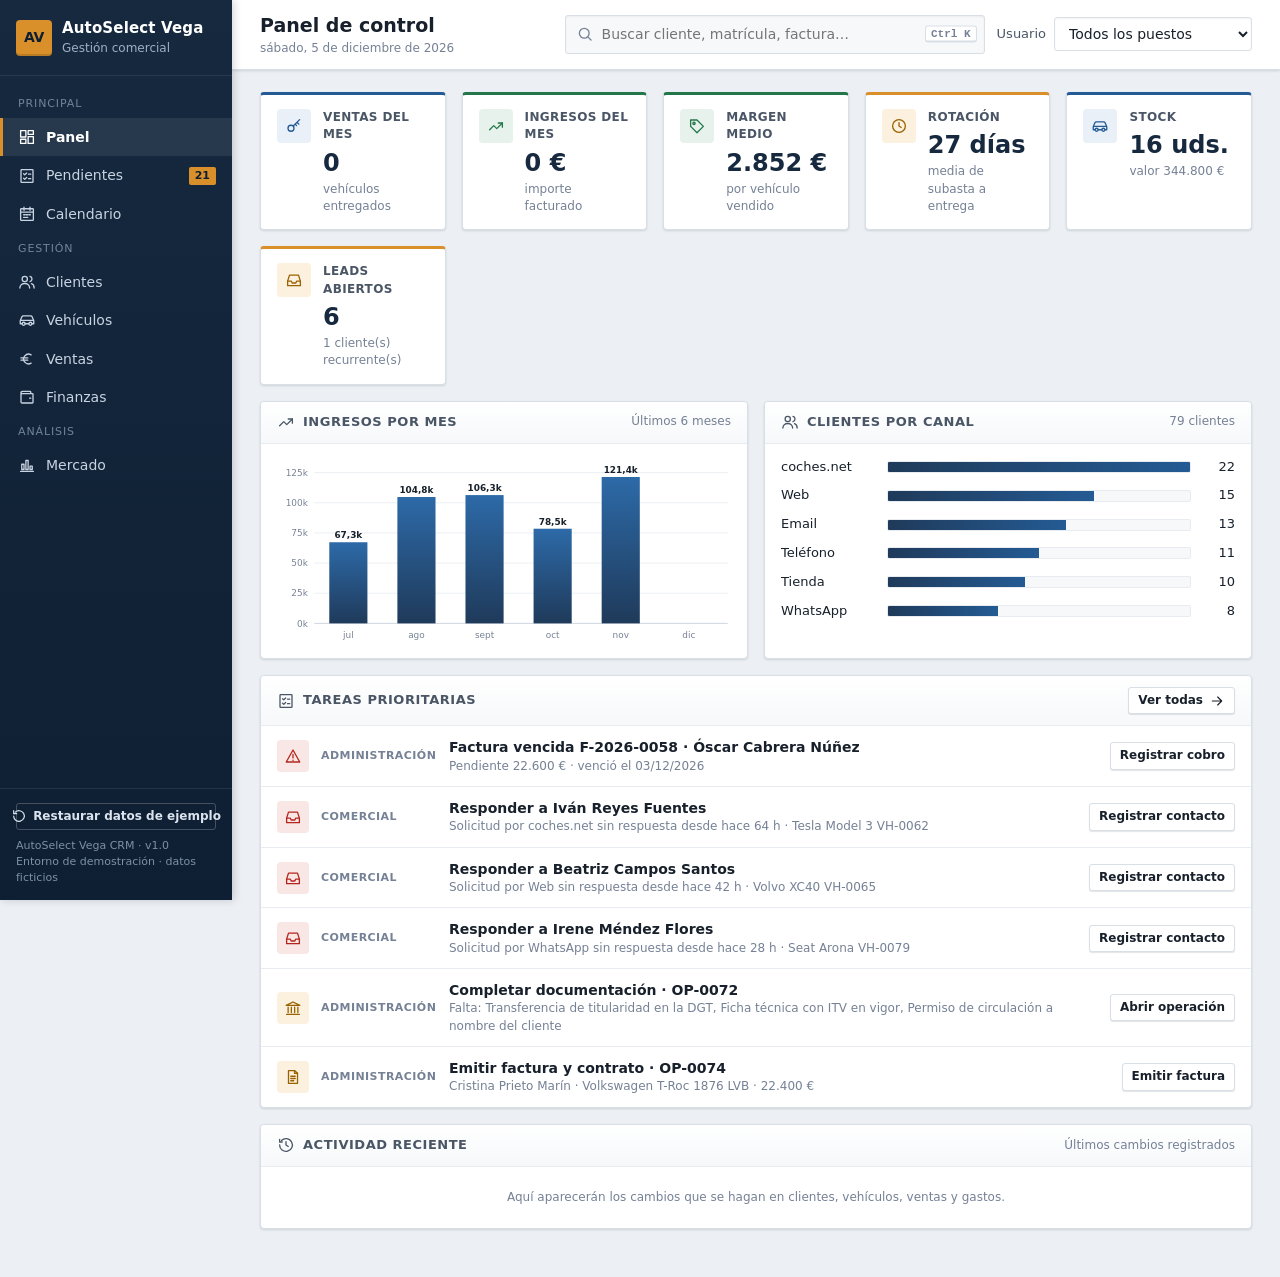
<file: index.html>
<!doctype html>
<html lang="es">
<head>
  <meta charset="utf-8">
  <meta name="viewport" content="width=device-width, initial-scale=1">
  <title>CRM AutoSelect Vega</title>
  <link rel="icon" href="data:image/svg+xml,<svg xmlns='http://www.w3.org/2000/svg' viewBox='0 0 100 100'><rect width='100' height='100' rx='10' fill='%23d9902a'/><text x='50' y='66' font-size='46' text-anchor='middle' fill='%230f1f33' font-family='Arial' font-weight='bold'>AV</text></svg>">
  <link rel="stylesheet" href="styles.css">
</head>
<body>
  <aside class="sidebar">
    <div class="brand">
      <div class="logo">AV</div>
      <div><strong>AutoSelect Vega</strong><small>Gestión comercial</small></div>
    </div>
    <nav id="nav"></nav>
    <div class="sidebar-foot">
      <button id="btnReset" class="btn ghost sm" type="button"></button>
      <small>AutoSelect Vega CRM · v1.0<br>Entorno de demostración · datos ficticios</small>
    </div>
  </aside>

  <main>
    <header class="topbar">
      <div><h1 id="title">Panel</h1><div class="date" id="today"></div></div>
      <div class="gsearch">
        <svg class="i" viewBox="0 0 24 24" aria-hidden="true"><circle cx="11" cy="11" r="6.5"/><path d="M20 20l-4.2-4.2"/></svg>
        <input id="gs" type="search" placeholder="Buscar cliente, matrícula, factura…" autocomplete="off" aria-label="Buscar en todo el CRM">
        <kbd>Ctrl K</kbd>
        <div id="gsr" class="gsr" role="listbox"></div>
      </div>
      <label class="soy">Usuario
        <select id="soy">
          <option value="Todos">Todos los puestos</option>
          <option value="Comprador">Compras / Peritaje</option>
          <option value="Comercial">Comercial</option>
          <option value="Financiero">Administración / Legal</option>
        </select>
      </label>
    </header>
    <section id="view"></section>
  </main>

  <dialog id="modal"><form id="modalForm" novalidate></form></dialog>
  <dialog id="dlg2" class="small-dlg"></dialog>
  <div id="toast" role="status"></div>

  <script src="data.js"></script>
  <script src="app.js"></script>
</body>
</html>
</file>
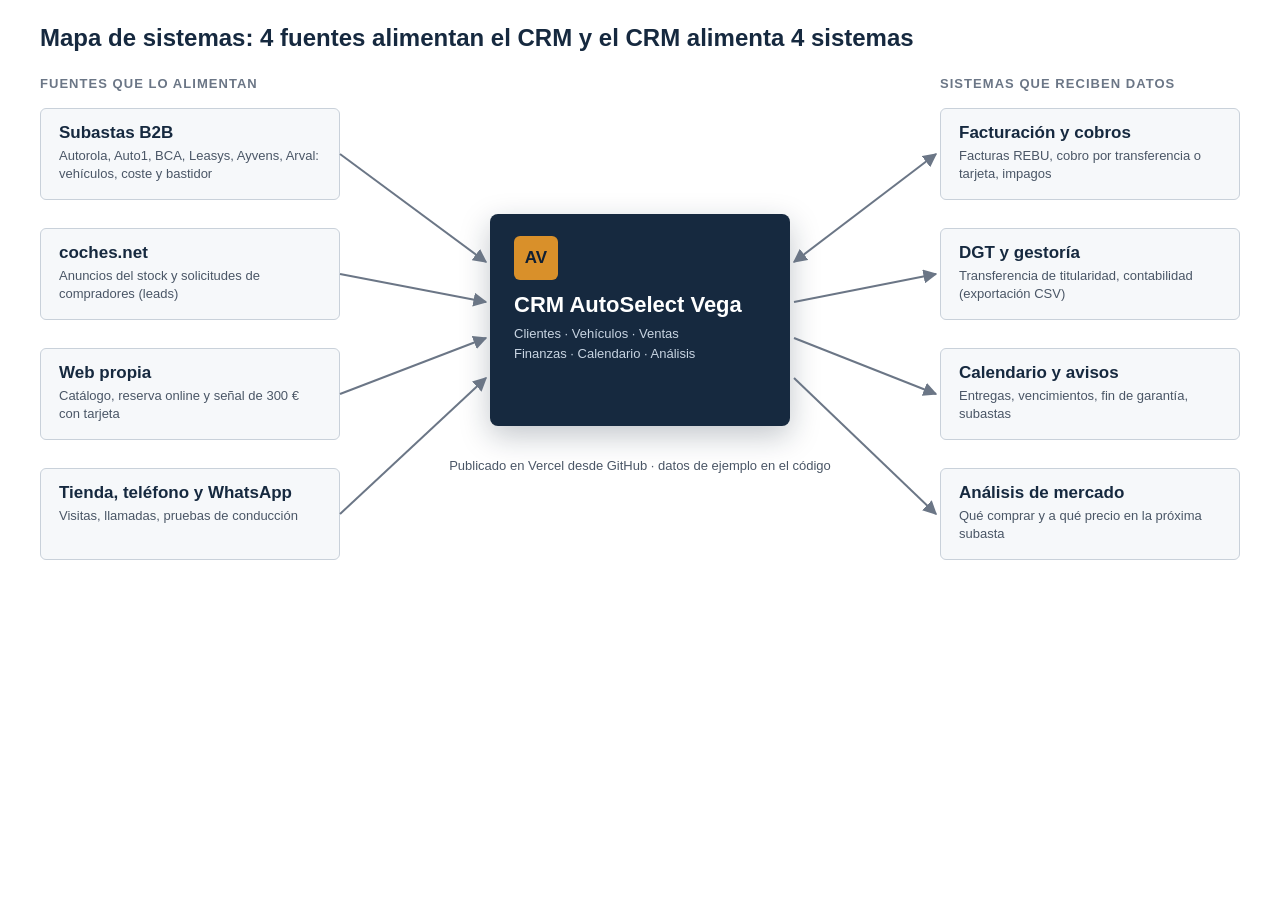
<file: docs/mapa-sistemas.html>
<!doctype html>
<html lang="es">
<head>
<meta charset="utf-8">
<title>Mapa de sistemas · CRM AutoSelect Vega</title>
<style>
  body { margin: 0; background: #ffffff; font-family: "Segoe UI", Arial, sans-serif; color: #17202b; }
  .wrap { width: 1280px; height: 640px; position: relative; }
  h1 { position: absolute; left: 40px; top: 24px; margin: 0; font-size: 24px; color: #16293f; }
  .col-t { position: absolute; top: 76px; font-size: 13px; font-weight: 700; letter-spacing: .08em; text-transform: uppercase; color: #6b7686; }
  .box { position: absolute; width: 300px; height: 92px; border: 1.5px solid #c9d1da; background: #f6f8fa; border-radius: 6px; box-sizing: border-box; padding: 14px 18px; }
  .box b { display: block; font-size: 17px; color: #16293f; }
  .box span { display: block; font-size: 13px; color: #4a5666; margin-top: 4px; line-height: 1.35; }
  .crm { position: absolute; left: 490px; top: 214px; width: 300px; height: 212px; background: #16293f; color: #fff; border-radius: 8px; padding: 22px 24px; box-sizing: border-box; box-shadow: 0 10px 30px rgba(15,31,51,.25); }
  .crm .logo { width: 44px; height: 44px; background: #d9902a; color: #0f1f33; font-weight: 800; display: grid; place-items: center; border-radius: 6px; font-size: 17px; }
  .crm b { display: block; font-size: 22px; margin-top: 12px; }
  .crm span { display: block; font-size: 13px; color: #c8d4e2; margin-top: 6px; line-height: 1.5; }
  svg { position: absolute; left: 0; top: 0; }
</style>
</head>
<body>
<div class="wrap">
  <h1>Mapa de sistemas: 4 fuentes alimentan el CRM y el CRM alimenta 4 sistemas</h1>
  <div class="col-t" style="left:40px">Fuentes que lo alimentan</div>
  <div class="col-t" style="left:940px">Sistemas que reciben datos</div>

  <div class="box" style="left:40px;top:108px"><b>Subastas B2B</b><span>Autorola, Auto1, BCA, Leasys, Ayvens, Arval: vehículos, coste y bastidor</span></div>
  <div class="box" style="left:40px;top:228px"><b>coches.net</b><span>Anuncios del stock y solicitudes de compradores (leads)</span></div>
  <div class="box" style="left:40px;top:348px"><b>Web propia</b><span>Catálogo, reserva online y señal de 300 € con tarjeta</span></div>
  <div class="box" style="left:40px;top:468px"><b>Tienda, teléfono y WhatsApp</b><span>Visitas, llamadas, pruebas de conducción</span></div>

  <div class="crm"><div class="logo">AV</div><b>CRM AutoSelect Vega</b><span>Clientes · Vehículos · Ventas<br>Finanzas · Calendario · Análisis</span></div>

  <div class="box" style="left:940px;top:108px"><b>Facturación y cobros</b><span>Facturas REBU, cobro por transferencia o tarjeta, impagos</span></div>
  <div class="box" style="left:940px;top:228px"><b>DGT y gestoría</b><span>Transferencia de titularidad, contabilidad (exportación CSV)</span></div>
  <div class="box" style="left:940px;top:348px"><b>Calendario y avisos</b><span>Entregas, vencimientos, fin de garantía, subastas</span></div>
  <div class="box" style="left:940px;top:468px"><b>Análisis de mercado</b><span>Qué comprar y a qué precio en la próxima subasta</span></div>

  <svg width="1280" height="640" viewBox="0 0 1280 640" aria-hidden="true">
    <defs><marker id="a" viewBox="0 0 10 10" refX="9" refY="5" markerWidth="7" markerHeight="7" orient="auto"><path d="M0 0L10 5L0 10z" fill="#6b7686"/></marker>
      <marker id="b" viewBox="0 0 10 10" refX="1" refY="5" markerWidth="7" markerHeight="7" orient="auto"><path d="M10 0L0 5L10 10z" fill="#6b7686"/></marker></defs>
    <g stroke="#6b7686" stroke-width="2" fill="none">
      <path d="M340 154 L486 262" marker-end="url(#a)"/>
      <path d="M340 274 L486 302" marker-end="url(#a)"/>
      <path d="M340 394 L486 338" marker-end="url(#a)"/>
      <path d="M340 514 L486 378" marker-end="url(#a)"/>
      <path d="M794 262 L936 154" marker-start="url(#b)" marker-end="url(#a)"/>
      <path d="M794 302 L936 274" marker-end="url(#a)"/>
      <path d="M794 338 L936 394" marker-end="url(#a)"/>
      <path d="M794 378 L936 514" marker-end="url(#a)"/>
    </g>
    <text x="640" y="470" text-anchor="middle" font-size="13" fill="#4a5666" font-family="Segoe UI, Arial">Publicado en Vercel desde GitHub · datos de ejemplo en el código</text>
  </svg>
</div>
</body>
</html>
</file>
<file: styles.css>
:root {
  --navy-900: #0f1f33;
  --navy-800: #16293f;
  --navy-700: #1f3a5a;
  --blue: #245b94;
  --blue-50: #e9f0f8;
  --amber: #d9902a;
  --bg: #eceff3;
  --surface: #ffffff;
  --surface-2: #f6f8fa;
  --text: #17202b;
  --text-2: #4a5666;
  --muted: #758195;
  --line: #d9dfe6;
  --line-2: #e8ecf0;
  --ok: #23774a;
  --ok-50: #e6f2eb;
  --warn: #9a6200;
  --warn-50: #fbf1de;
  --bad: #b3261e;
  --bad-50: #f9e7e6;
  --violet: #5b3d99;
  --violet-50: #efeaf8;
  --r: 4px;
  --shadow-1: 0 1px 2px rgba(15, 31, 51, .06), 0 1px 3px rgba(15, 31, 51, .08);
  --shadow-2: 0 4px 12px rgba(15, 31, 51, .10), 0 2px 4px rgba(15, 31, 51, .06);
  --shadow-3: 0 18px 48px rgba(15, 31, 51, .28);
  --mono: ui-monospace, "SFMono-Regular", Consolas, "Liberation Mono", monospace;
}
* { box-sizing: border-box; }
html, body { margin: 0; }
body {
  font-family: "Segoe UI", system-ui, -apple-system, Roboto, "Helvetica Neue", Arial, sans-serif;
  font-size: 14px; line-height: 1.45; background: var(--bg); color: var(--text);
  display: grid; grid-template-columns: 232px minmax(0, 1fr); min-height: 100vh;
  -webkit-font-smoothing: antialiased;
}
svg.i { width: 18px; height: 18px; flex: none; stroke: currentColor; fill: none; stroke-width: 1.75; stroke-linecap: round; stroke-linejoin: round; vertical-align: middle; }
.num, td.num, .id { font-variant-numeric: tabular-nums; }
.id { font-family: var(--mono); font-size: 12px; color: var(--text-2); white-space: nowrap; }

/* ---------- Sidebar ---------- */
.sidebar { background: linear-gradient(180deg, var(--navy-800), var(--navy-900)); color: #fff; display: flex; flex-direction: column; position: sticky; top: 0; height: 100vh; box-shadow: 2px 0 8px rgba(15, 31, 51, .18); z-index: 2; }
.brand { display: flex; gap: 10px; align-items: center; padding: 18px 16px; border-bottom: 1px solid rgba(255,255,255,.08); }
.brand strong { display: block; font-size: 15px; letter-spacing: .01em; }
.brand small { display: block; color: #9fb0c4; font-size: 12px; }
.logo { width: 36px; height: 36px; border-radius: var(--r); background: var(--amber); color: var(--navy-900); display: grid; place-items: center; font-weight: 800; font-size: 14px; letter-spacing: -.02em; box-shadow: inset 0 -2px 0 rgba(0,0,0,.15); }
nav { display: flex; flex-direction: column; padding: 12px 0; }
nav .label { color: #6f849c; font-size: 11px; text-transform: uppercase; letter-spacing: .08em; padding: 8px 18px 6px; }
nav a { color: #c8d4e2; text-decoration: none; padding: 9px 16px 9px 15px; display: flex; align-items: center; gap: 10px; border-left: 3px solid transparent; }
nav a:hover { background: rgba(255,255,255,.05); color: #fff; }
nav a.active { background: rgba(255,255,255,.08); color: #fff; border-left-color: var(--amber); font-weight: 600; }
.badge { margin-left: auto; background: var(--amber); color: var(--navy-900); border-radius: 2px; padding: 0 6px; font-size: 11px; font-weight: 700; line-height: 18px; }
.badge:empty { display: none; }
.sidebar-foot { margin-top: auto; padding: 14px 16px; border-top: 1px solid rgba(255,255,255,.08); display: flex; flex-direction: column; gap: 8px; }
.sidebar-foot small { color: #7d90a6; font-size: 11px; }
.sidebar .btn.ghost { color: #dbe4ee; border-color: rgba(255,255,255,.22); background: transparent; justify-content: center; }
.sidebar .btn.ghost:hover { background: rgba(255,255,255,.06); }

/* ---------- Top bar ---------- */
main { min-width: 0; }
.topbar { background: var(--surface); border-bottom: 1px solid var(--line); box-shadow: var(--shadow-1); display: flex; justify-content: space-between; align-items: center; gap: 12px; padding: 12px 28px; position: sticky; top: 0; z-index: 1; flex-wrap: wrap; }
.topbar h1 { margin: 0; font-size: 19px; font-weight: 650; }
.topbar .date { color: var(--muted); font-size: 12px; }
.soy { font-size: 13px; color: var(--text-2); display: flex; align-items: center; gap: 8px; }
#view { padding: 22px 28px 48px; }

/* ---------- Basics ---------- */
.card { background: var(--surface); border: 1px solid var(--line); border-radius: var(--r); box-shadow: var(--shadow-1); }
.card-head { display: flex; align-items: center; justify-content: space-between; gap: 10px; padding: 11px 16px; border-bottom: 1px solid var(--line-2); background: linear-gradient(var(--surface), var(--surface-2)); border-radius: var(--r) var(--r) 0 0; }
.card-head h3 { margin: 0; font-size: 13px; font-weight: 650; text-transform: uppercase; letter-spacing: .04em; color: var(--text-2); display: flex; align-items: center; gap: 8px; }
.card-body { padding: 14px 16px; }
.grid { display: grid; gap: 16px; }
.two { grid-template-columns: 1fr 1fr; }
.mt { margin-top: 16px; }
.muted { color: var(--muted); }
.right { text-align: right; }
.small { font-size: 12px; }

.kpis { grid-template-columns: repeat(auto-fit, minmax(160px, 1fr)); margin-bottom: 16px; }
.kpi { padding: 14px 16px; border-top: 3px solid var(--blue); display: flex; gap: 12px; align-items: flex-start; }
.kpi .ico { width: 34px; height: 34px; border-radius: var(--r); background: var(--blue-50); color: var(--blue); display: grid; place-items: center; flex: none; }
.kpi .label { color: var(--text-2); font-size: 12px; font-weight: 600; text-transform: uppercase; letter-spacing: .03em; }
.kpi .value { font-size: 24px; font-weight: 700; color: var(--navy-800); margin-top: 2px; font-variant-numeric: tabular-nums; }
.kpi .sub { color: var(--muted); font-size: 12px; }
.kpi.amber { border-top-color: var(--amber); } .kpi.amber .ico { background: var(--warn-50); color: var(--warn); }
.kpi.green { border-top-color: var(--ok); } .kpi.green .ico { background: var(--ok-50); color: var(--ok); }

.btn { font: inherit; font-size: 13px; font-weight: 600; border: 1px solid var(--blue); background: var(--blue); color: #fff; padding: 7px 12px; border-radius: 3px; cursor: pointer; display: inline-flex; align-items: center; gap: 6px; text-decoration: none; box-shadow: 0 1px 1px rgba(15,31,51,.12); white-space: nowrap; }
.btn:hover { background: #1d4f82; }
.btn:active { transform: translateY(1px); box-shadow: none; }
.btn svg.i { width: 16px; height: 16px; }
.btn.ghost { background: var(--surface); color: var(--text); border-color: var(--line); }
.btn.ghost:hover { background: var(--surface-2); border-color: #c5cdd7; }
.btn.danger { background: var(--surface); color: var(--bad); border-color: #e3b5b2; }
.btn.danger:hover { background: var(--bad-50); }
.btn.sm { font-size: 12px; padding: 4px 9px; }
.toolbar { display: flex; gap: 8px; flex-wrap: wrap; align-items: center; margin-bottom: 14px; }
.search { flex: 1 1 260px; position: relative; }
.search svg { position: absolute; left: 10px; top: 50%; transform: translateY(-50%); color: var(--muted); }
.search input { width: 100%; padding-left: 34px; }
input, select, textarea { font: inherit; font-size: 14px; padding: 7px 10px; border: 1px solid var(--line); border-radius: 3px; background: var(--surface); color: var(--text); box-shadow: inset 0 1px 2px rgba(15,31,51,.05); }
input:focus, select:focus, textarea:focus { outline: 2px solid rgba(36,91,148,.25); border-color: var(--blue); }
textarea { resize: vertical; min-height: 64px; }
.seg { max-width: 100%; overflow-x: auto; display: inline-flex; border: 1px solid var(--line); border-radius: 3px; overflow: hidden; box-shadow: var(--shadow-1); }
.seg a { white-space: nowrap; padding: 6px 12px; text-decoration: none; color: var(--text-2); background: var(--surface); font-size: 13px; font-weight: 600; }
.seg a + a { border-left: 1px solid var(--line); }
.seg a.on { background: var(--navy-700); color: #fff; }

/* ---------- Tables ---------- */
.table-wrap { overflow-x: auto; }
table { width: 100%; border-collapse: collapse; }
th { text-align: left; color: var(--text-2); font-weight: 650; font-size: 11px; text-transform: uppercase; letter-spacing: .05em; padding: 9px 12px; background: var(--surface-2); border-bottom: 1px solid var(--line); white-space: nowrap; }
td { padding: 10px 12px; border-bottom: 1px solid var(--line-2); vertical-align: middle; }
tbody tr:nth-child(even) td { background: #fbfcfd; }
tbody tr:last-child td { border-bottom: 0; }
tr.click { cursor: pointer; }
tr.click:hover td { background: var(--blue-50); }
td strong { font-weight: 600; }
td small { display: block; color: var(--muted); font-size: 12px; }
.table-foot { padding: 9px 14px; border-top: 1px solid var(--line-2); color: var(--muted); font-size: 12px; background: var(--surface-2); border-radius: 0 0 var(--r) var(--r); }

/* ---------- Status ---------- */
.st { display: inline-flex; align-items: center; gap: 6px; padding: 2px 8px; border-radius: 2px; font-size: 12px; font-weight: 600; white-space: nowrap; background: var(--surface-2); color: var(--text-2); border: 1px solid var(--line-2); }
.st::before { content: ""; width: 7px; height: 7px; border-radius: 1px; background: currentColor; }
.st.Lead, .st.A-la-venta { background: var(--blue-50); color: var(--blue); border-color: #d3e1f0; }
.st.Reservado { background: var(--warn-50); color: var(--warn); border-color: #f0dfbc; }
.st.Papeles { background: var(--violet-50); color: var(--violet); border-color: #ddd3f0; }
.st.Entregado, .st.Vendido { background: var(--ok-50); color: var(--ok); border-color: #cbe4d5; }
.st.Perdido { background: var(--bad-50); color: var(--bad); border-color: #f0cfcc; }
.st.En-preparación { background: #f1f1f1; color: #555; border-color: #e2e2e2; }

/* ---------- Charts ---------- */
.chart svg { width: 100%; height: auto; display: block; }
.chart text { font-family: inherit; font-size: 11px; fill: var(--muted); }
.chart .val { fill: var(--text); font-weight: 600; }
.hbars { display: flex; flex-direction: column; gap: 10px; }
.hbar { display: grid; grid-template-columns: 96px 1fr 34px; gap: 10px; align-items: center; font-size: 13px; }
.hbar .track { height: 12px; background: var(--surface-2); border: 1px solid var(--line-2); border-radius: 2px; overflow: hidden; }
.hbar .fill { height: 100%; background: linear-gradient(90deg, var(--navy-700), var(--blue)); }

/* ---------- Kanban ---------- */
.kanban { display: grid; grid-template-columns: repeat(5, minmax(210px, 1fr)); gap: 12px; overflow-x: auto; padding-bottom: 4px; }
.kcol { background: #e2e7ed; border: 1px solid var(--line); border-radius: var(--r); box-shadow: inset 0 1px 3px rgba(15,31,51,.06); }
.kcol h4 { margin: 0; padding: 10px 12px; font-size: 12px; text-transform: uppercase; letter-spacing: .05em; display: flex; justify-content: space-between; align-items: center; border-bottom: 1px solid var(--line); background: var(--surface-2); border-radius: var(--r) var(--r) 0 0; color: var(--text-2); }
.kcol h4 .count { background: var(--surface); border: 1px solid var(--line); border-radius: 2px; padding: 0 6px; font-size: 11px; }
.kcol .list { padding: 10px; display: flex; flex-direction: column; gap: 8px; min-height: 80px; }
.kcard { background: var(--surface); border: 1px solid var(--line); border-radius: var(--r); padding: 10px; font-size: 13px; box-shadow: var(--shadow-1); cursor: pointer; transition: box-shadow .12s, transform .12s; }
.kcard:hover { box-shadow: var(--shadow-2); transform: translateY(-1px); }
.kcard .top { display: flex; justify-content: space-between; gap: 6px; }
.kcard .name { font-weight: 600; font-size: 14px; }
.kcard .car { color: var(--text-2); margin-top: 2px; }
.kcard .meta { color: var(--muted); font-size: 12px; margin-top: 4px; }
.kcard .row { display: flex; gap: 6px; margin-top: 9px; flex-wrap: wrap; }
.docs-mini { display: flex; gap: 3px; margin-top: 7px; }
.docs-mini span { flex: 1; height: 4px; background: var(--line); border-radius: 1px; }
.docs-mini span.on { background: var(--ok); }

/* ---------- Tasks ---------- */
.task { display: flex; gap: 12px; align-items: center; padding: 11px 16px; border-bottom: 1px solid var(--line-2); }
.task:last-child { border-bottom: 0; }
.task .ico { width: 32px; height: 32px; border-radius: var(--r); display: grid; place-items: center; background: var(--blue-50); color: var(--blue); flex: none; }
.task.p1 .ico { background: var(--bad-50); color: var(--bad); }
.task.p2 .ico { background: var(--warn-50); color: var(--warn); }
.task .body { flex: 1; min-width: 0; }
.task .t { font-weight: 600; }
.task .s { color: var(--muted); font-size: 12px; }
.task .who { font-size: 11px; font-weight: 700; text-transform: uppercase; letter-spacing: .04em; color: var(--muted); width: 116px; flex: none; }
.empty { color: var(--muted); padding: 22px; text-align: center; }

/* ---------- Ficha ---------- */
.ficha-head { display: flex; justify-content: space-between; gap: 12px; flex-wrap: wrap; align-items: flex-end; margin-bottom: 16px; }
.ficha-head h2 { margin: 2px 0; font-size: 22px; }
.back { color: var(--text-2); font-size: 13px; text-decoration: none; display: inline-flex; align-items: center; gap: 4px; }
.back:hover { color: var(--blue); }
.dl { display: grid; grid-template-columns: 140px 1fr; margin: 0; }
.dl dt, .dl dd { padding: 7px 0; border-bottom: 1px solid var(--line-2); margin: 0; }
.dl dt { color: var(--muted); font-size: 13px; }
.dl dt:last-of-type, .dl dd:last-of-type { border-bottom: 0; }
.timeline { list-style: none; padding: 0; margin: 0; }
.timeline li { display: grid; grid-template-columns: 32px 1fr; gap: 10px; padding: 10px 16px; border-bottom: 1px solid var(--line-2); }
.timeline li:last-child { border-bottom: 0; }
.timeline .ico { width: 30px; height: 30px; border-radius: var(--r); background: var(--surface-2); border: 1px solid var(--line); display: grid; place-items: center; color: var(--text-2); }
.timeline small { color: var(--muted); display: block; font-size: 12px; }

/* ---------- Modal ---------- */
dialog { border: 1px solid var(--line); border-radius: var(--r); padding: 0; width: min(600px, calc(100vw - 32px)); box-shadow: var(--shadow-3); color: var(--text); }
dialog::backdrop { background: rgba(15, 31, 51, .5); }
#modalForm { display: flex; flex-direction: column; }
.m-head { padding: 14px 20px; border-bottom: 1px solid var(--line); background: var(--surface-2); display: flex; justify-content: space-between; align-items: center; gap: 10px; }
.m-head h2 { margin: 0; font-size: 16px; }
.m-body { padding: 16px 20px; display: flex; flex-direction: column; gap: 12px; max-height: 68vh; overflow-y: auto; }
.m-body label { display: flex; flex-direction: column; gap: 4px; font-size: 12px; font-weight: 600; color: var(--text-2); }
.fields { display: grid; grid-template-columns: 1fr 1fr; gap: 12px; }
.full { grid-column: 1 / -1; }
.m-foot { padding: 12px 20px; border-top: 1px solid var(--line); background: var(--surface-2); display: flex; gap: 8px; align-items: center; }
.m-foot .sp { flex: 1; }
.form-error { display: none; background: var(--bad-50); color: var(--bad); border: 1px solid #f0cfcc; border-left: 3px solid var(--bad); padding: 8px 12px; border-radius: 2px; font-size: 13px; }
.form-error.show { display: block; }
.checklist { border: 1px solid var(--line); border-radius: var(--r); }
.checklist label { flex-direction: row; align-items: center; gap: 10px; padding: 9px 12px; border-bottom: 1px solid var(--line-2); font-weight: 500; color: var(--text); font-size: 14px; }
.checklist label:last-child { border-bottom: 0; }
.checklist input { width: 16px; height: 16px; box-shadow: none; }
.info-row { display: grid; grid-template-columns: repeat(3, 1fr); border: 1px solid var(--line); border-radius: var(--r); background: var(--surface-2); }
.info-row > div { padding: 8px 12px; border-right: 1px solid var(--line); }
.info-row > div:last-child { border-right: 0; }
.info-row a, .m-body a { color: var(--blue); font-weight: 600; text-decoration: none; }
.info-row a:hover { text-decoration: underline; }
.info-row span { display: block; font-size: 11px; color: var(--muted); text-transform: uppercase; letter-spacing: .04em; }

/* ---------- Toast ---------- */
#toast { position: fixed; bottom: 20px; right: 20px; background: var(--navy-800); color: #fff; padding: 10px 16px; border-radius: var(--r); box-shadow: var(--shadow-2); font-size: 13px; opacity: 0; transform: translateY(8px); transition: .2s; pointer-events: none; z-index: 10; }
#toast.show { opacity: 1; transform: none; }

/* ---------- Mobile ---------- */
@media (max-width: 900px) {
  body { grid-template-columns: minmax(0, 1fr); }
  .sidebar { position: static; height: auto; min-width: 0; }
  .brand { padding: 12px 16px; }
  nav { flex-direction: row; overflow-x: auto; padding: 0; }
  nav .label { display: none; }
  nav a { white-space: nowrap; border-left: 0; border-bottom: 3px solid transparent; padding: 10px 12px; }
  nav a.active { border-bottom-color: var(--amber); }
  .sidebar-foot { flex-direction: row; align-items: center; justify-content: space-between; padding: 10px 16px; }
  .topbar { padding: 10px 16px; position: static; }
  #view { padding: 16px; }
  .two { grid-template-columns: minmax(0, 1fr); }
  .kanban { grid-template-columns: repeat(5, 80vw); }
  .fields, .info-row { grid-template-columns: 1fr; }
  .info-row > div { border-right: 0; border-bottom: 1px solid var(--line); }
  .task .who { display: none; }
  .hide-m { display: none; }
}

/* ---------- Finanzas ---------- */
.kpi.red { border-top-color: var(--bad); } .kpi.red .ico { background: var(--bad-50); color: var(--bad); }
.st.Pendiente-de-facturar { background: #f1f1f1; color: #555; border-color: #e2e2e2; }
.st.Pendiente-de-cobro { background: var(--warn-50); color: var(--warn); border-color: #f0dfbc; }
.st.Vencida { background: var(--bad-50); color: var(--bad); border-color: #f0cfcc; }
.st.Cobrada { background: var(--ok-50); color: var(--ok); border-color: #cbe4d5; }

/* ---------- Arrastrar fichas ---------- */
.kcard { cursor: grab; user-select: none; -webkit-user-select: none; }
.kcard.dragging { opacity: .35; }
.kghost { position: fixed; z-index: 50; pointer-events: none; transform: rotate(2deg); box-shadow: var(--shadow-3) !important; cursor: grabbing; }
body.is-dragging, body.is-dragging * { cursor: grabbing !important; user-select: none; }
.kcol { transition: background .12s, outline-color .12s; outline: 2px dashed transparent; outline-offset: -2px; }
.kcol.drop-ok { background: #d6e3f1; outline-color: var(--blue); }
.kcol.drop-no { background: #f3dedd; outline-color: var(--bad); }

/* ---------- Finanzas: resumen y gastos ---------- */
.legend { display: flex; flex-wrap: wrap; gap: 16px; font-size: 12px; color: var(--text-2); margin-bottom: 6px; }
.legend span { display: inline-flex; align-items: center; gap: 6px; }
.legend i { width: 12px; height: 12px; border-radius: 2px; display: inline-block; }
.legend i.line { height: 3px; width: 16px; background: var(--ok); border-radius: 0; }
.hbar.wide { grid-template-columns: 150px minmax(40px, 1fr) 90px 40px; gap: 10px; }
table.pyg td:first-child { white-space: nowrap; color: var(--text-2); }
table.pyg tr.sub td { font-weight: 600; background: var(--surface-2) !important; }
table.pyg tr.tot td { font-weight: 700; border-top: 2px solid var(--line); background: var(--blue-50) !important; }
.cat { display: inline-block; font-size: 12px; color: var(--text-2); background: var(--surface-2); border: 1px solid var(--line-2); border-radius: 2px; padding: 1px 7px; white-space: nowrap; }
@media (max-width: 900px) { .hbar.wide { grid-template-columns: 96px 1fr 70px; } .hbar.wide > :last-child { display: none; } }
.kpi > div { min-width: 0; }
.kpi .value { overflow-wrap: anywhere; }
@media (max-width: 900px) { .kpi .value { font-size: 20px; } .kpi { padding: 12px; gap: 10px; } .kpi .ico { width: 30px; height: 30px; } }

@media (max-width: 900px) { .grid.two.mt { grid-template-columns: minmax(0, 1fr) !important; } }

/* ---------- Análisis de mercado ---------- */
.ideas { display: grid; grid-template-columns: repeat(auto-fit, minmax(300px, 1fr)); }
.idea { display: flex; gap: 12px; padding: 13px 16px; border-bottom: 1px solid var(--line-2); border-right: 1px solid var(--line-2); }
.idea .ico { width: 32px; height: 32px; border-radius: var(--r); display: grid; place-items: center; background: var(--blue-50); color: var(--blue); flex: none; }
.idea.ok .ico { background: var(--ok-50); color: var(--ok); }
.idea.bad .ico { background: var(--bad-50); color: var(--bad); }
.idea .t { font-size: 14px; }
.idea .s { color: var(--muted); font-size: 12px; margin-top: 2px; }
th.sortable { cursor: pointer; user-select: none; }
th.sortable:hover { color: var(--blue); }
.meter { display: inline-block; width: 46px; height: 6px; background: var(--line-2); border-radius: 1px; margin-right: 8px; vertical-align: middle; overflow: hidden; }
.meter > span { display: block; height: 100%; background: var(--blue); }
.chart rect.pt { cursor: pointer; }
.chart rect.pt:hover { stroke: #17202b; }

/* ---------- Buscador global ---------- */
.gsearch { position: relative; flex: 0 1 420px; margin-left: auto; }
.gsearch > svg { position: absolute; left: 11px; top: 50%; transform: translateY(-50%); color: var(--muted); }
.gsearch input { width: 100%; padding: 8px 64px 8px 36px; background: var(--surface-2); }
.gsearch input:focus { background: var(--surface); }
.gsearch kbd { position: absolute; right: 8px; top: 50%; transform: translateY(-50%); font: 600 11px var(--mono); color: var(--muted); border: 1px solid var(--line); border-bottom-width: 2px; border-radius: 3px; padding: 1px 5px; background: var(--surface); }
.gsr { display: none; position: absolute; top: calc(100% + 6px); left: 0; right: 0; background: var(--surface); border: 1px solid var(--line); border-radius: var(--r); box-shadow: var(--shadow-3); max-height: 70vh; overflow-y: auto; z-index: 20; padding: 4px 0; }
.gsr.open { display: block; }
.gs-g { font-size: 11px; text-transform: uppercase; letter-spacing: .06em; color: var(--muted); padding: 8px 12px 4px; display: flex; justify-content: space-between; font-weight: 600; }
.gs-i { display: flex; gap: 10px; align-items: center; width: 100%; text-align: left; background: none; border: 0; padding: 7px 12px; font: inherit; color: var(--text); cursor: pointer; }
.gs-i:hover, .gs-i.sel { background: var(--blue-50); }
.gs-i svg { color: var(--blue); }
.gs-i small { display: block; color: var(--muted); font-size: 12px; }

/* ---------- Ventana de confirmación ---------- */
dialog.small-dlg { width: min(440px, calc(100vw - 32px)); }
.ask .m-body p { line-height: 1.5; color: var(--text-2); }
.ask label.chk { flex-direction: row; align-items: center; gap: 8px; font-weight: 500; color: var(--text); font-size: 14px; }
.ask label.chk input { width: 16px; height: 16px; box-shadow: none; }
.btn.danger-solid { background: var(--bad); border-color: var(--bad); color: #fff; }
.btn.danger-solid:hover { background: #962019; }

/* ---------- Aviso con deshacer ---------- */
#toast { display: flex; align-items: center; gap: 14px; }
#toast.show { pointer-events: auto; }
#undoBtn { background: none; border: 0; color: #f2b45c; font: inherit; font-weight: 700; cursor: pointer; padding: 0; text-transform: uppercase; font-size: 12px; letter-spacing: .04em; }
#undoBtn:hover { text-decoration: underline; }

/* ---------- Historial ---------- */
.hist { list-style: none; margin: 0; padding: 0; }
.hist li { display: grid; grid-template-columns: 150px 110px 1fr; gap: 10px; padding: 8px 16px; border-bottom: 1px solid var(--line-2); font-size: 13px; align-items: baseline; }
.checklist .hist li { padding: 7px 12px; grid-template-columns: 120px 100px 1fr; }
.hist li:last-child { border-bottom: 0; }
.hist .when { color: var(--muted); font-size: 12px; }
.hist .who { font-size: 11px; font-weight: 700; text-transform: uppercase; letter-spacing: .04em; color: var(--text-2); }

/* ---------- Vehículos: siluetas ---------- */
.veh { display: flex; align-items: center; gap: 12px; }
.veh .sil { flex: none; }
.car-hero { display: flex; gap: 18px; align-items: center; padding: 6px 4px 10px; border-bottom: 1px solid var(--line-2); }
.car-hero .sil { flex: none; }

@media (max-width: 900px) {
  .gsearch { order: 3; flex-basis: 100%; }
  .gsearch kbd { display: none; }
  .hist li, .checklist .hist li { grid-template-columns: 1fr; gap: 2px; }
  .car-hero { flex-direction: column; align-items: flex-start; }
  .veh .sil { display: none; }
}
.grid:not(.two):not(.kpis) { grid-template-columns: minmax(0, 1fr); }

/* ---------- Calendario ---------- */
.p-Comercial { --pc: #245b94; --pb: #e9f0f8; }
.p-Comprador { --pc: #a8650f; --pb: #fbf1de; }
.p-Financiero { --pc: #5b3d99; --pb: #efeaf8; }
.p-Todos { --pc: #4a5666; --pb: #eef1f4; }
.legend i.p-Comercial, .legend i.p-Comprador, .legend i.p-Financiero, .legend i.p-Todos { background: var(--pc); }
.chips { display: flex; gap: 6px; flex-wrap: wrap; }
.chip { font: inherit; font-size: 12px; font-weight: 600; padding: 5px 10px; border-radius: 3px; border: 1px solid var(--line); background: var(--surface); color: var(--text-2); cursor: pointer; display: inline-flex; align-items: center; gap: 6px; }
.chip::before { content: ""; width: 8px; height: 8px; border-radius: 1px; background: var(--pc, var(--muted)); }
.chip.on { border-color: var(--pc, var(--navy-700)); background: var(--pb, var(--blue-50)); color: var(--pc, var(--navy-700)); }
.seg a svg.i { width: 15px; height: 15px; vertical-align: -3px; }
.cal { overflow: hidden; }
.cal-h { display: grid; grid-template-columns: repeat(7, minmax(0, 1fr)); background: var(--surface-2); border-bottom: 1px solid var(--line); }
.cal-h div { padding: 8px 10px; font-size: 11px; font-weight: 700; text-transform: uppercase; letter-spacing: .05em; color: var(--text-2); }
.cal-g { display: grid; grid-template-columns: repeat(7, minmax(0, 1fr)); }
.cal-d { min-height: 112px; border-right: 1px solid var(--line-2); border-bottom: 1px solid var(--line-2); padding: 5px; display: flex; flex-direction: column; gap: 3px; cursor: pointer; min-width: 0; }
.cal-d:nth-child(7n) { border-right: 0; }
.cal-d:hover { background: #fafbfd; }
.cal-d.we { background: #fafbfc; }
.cal-d.out { background: #f4f6f8; }
.cal-d.out .cal-n { color: #aab3be; }
.cal-n { font-size: 12px; font-weight: 600; color: var(--text-2); padding: 1px 3px; align-self: flex-start; border-radius: 2px; }
.cal-d.today .cal-n { background: var(--amber); color: var(--navy-900); }
.cal-d.today { box-shadow: inset 0 0 0 2px var(--amber); }
.cal-e { font: inherit; font-size: 11.5px; text-align: left; border: 0; border-left: 3px solid var(--pc); background: var(--pb); color: var(--text); padding: 2px 5px; border-radius: 2px; cursor: pointer; white-space: nowrap; overflow: hidden; text-overflow: ellipsis; }
.cal-e .num { color: var(--pc); font-weight: 700; }
.cal-e.is-auto { background: var(--surface); outline: 1px dashed var(--pc); outline-offset: -1px; }
.cal-e.done { opacity: .5; text-decoration: line-through; }
.cal-e:hover { filter: brightness(.96); }
.cal-more { font: inherit; font-size: 11px; color: var(--blue); background: none; border: 0; text-align: left; padding: 0 4px; cursor: pointer; font-weight: 600; }
.ag-day { display: grid; grid-template-columns: 96px 1fr; border-bottom: 1px solid var(--line-2); }
.ag-day:last-child { border-bottom: 0; }
.ag-date { padding: 12px 14px; background: var(--surface-2); border-right: 1px solid var(--line-2); display: flex; flex-direction: column; }
.ag-date b { font-size: 22px; line-height: 1; color: var(--navy-800); }
.ag-date span { font-size: 12px; text-transform: capitalize; color: var(--text-2); }
.ag-date small { font-size: 11px; font-weight: 700; color: var(--warn); text-transform: uppercase; margin-top: 2px; }
.ag-date.today { background: var(--warn-50); }
.ag-list { padding: 4px 0; min-width: 0; }
.ag-ev { display: grid; grid-template-columns: 30px 52px 1fr auto; gap: 8px; align-items: center; padding: 7px 14px; border-left: 3px solid var(--pc); margin: 2px 0; }
.ag-ev.done { opacity: .55; } .ag-ev.done b { text-decoration: line-through; }
.ag-ev input { width: 16px; height: 16px; box-shadow: none; cursor: pointer; }
.ag-ev .auto { font-size: 9px; font-weight: 700; text-transform: uppercase; color: var(--muted); border: 1px dashed var(--line); padding: 1px 3px; border-radius: 2px; text-align: center; }
.ag-ev .h { font-weight: 700; color: var(--pc); font-size: 13px; }
.ag-t { font: inherit; text-align: left; background: none; border: 0; padding: 0; cursor: pointer; color: var(--text); min-width: 0; }
.ag-t:hover b { color: var(--blue); }
.ag-t small { display: block; color: var(--muted); font-size: 12px; }
.ag-day-row .ag-ev { grid-template-columns: 30px 150px 1fr auto; }
.who-b { font-size: 11px; font-weight: 700; color: var(--pc); background: var(--pb); padding: 2px 7px; border-radius: 2px; white-space: nowrap; }
.linkbtn { font: inherit; background: none; border: 0; padding: 0; color: var(--blue); cursor: pointer; font-weight: 600; text-align: left; }
@media (max-width: 900px) {
  .cal-d { min-height: 64px; padding: 3px; }
  .cal-e { font-size: 0; padding: 0; height: 6px; border-left-width: 0; background: var(--pc); }
  .cal-e .num { display: none; }
  .cal-h div { padding: 6px 4px; font-size: 10px; }
  .ag-day { grid-template-columns: 64px 1fr; }
  .ag-date { padding: 10px 8px; }
  .ag-ev, .ag-day-row .ag-ev { grid-template-columns: 24px 44px 1fr; padding: 7px 8px; }
  .ag-ev .who-b { display: none; }
}
</file>
